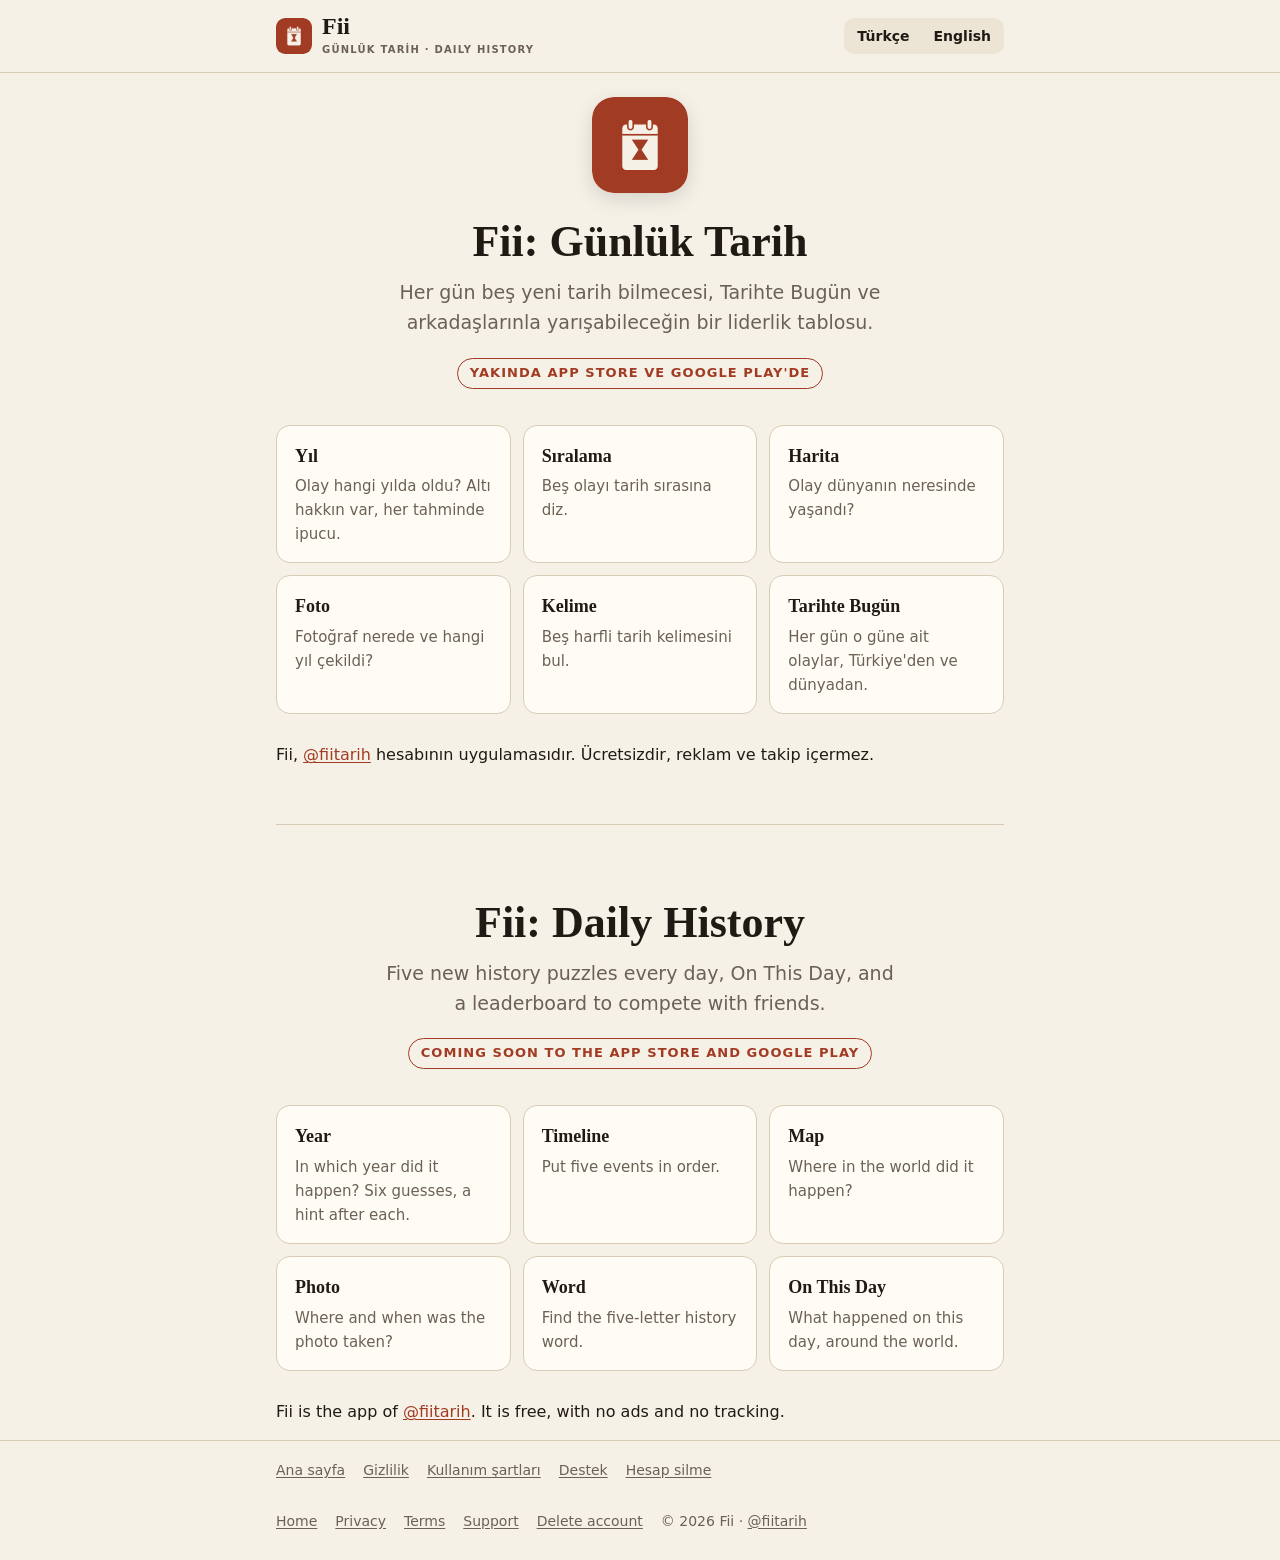
<file: index.html>
<!doctype html>
<html lang="tr">
<head>
<meta charset="utf-8">
<meta name="viewport" content="width=device-width, initial-scale=1">
<title>Fii: Günlük Tarih · Daily History</title>
<meta name="description" content="Her gün yeni tarih bilmeceleri ve Tarihte Bugün. Daily history puzzles and On This Day.">
<link rel="icon" href="favicon.png?v=2">
<link rel="apple-touch-icon" href="icon.png?v=2">
<link rel="stylesheet" href="style.css?v=2">
</head>
<body>
<header class="site"><div class="wrap">
  <a class="brand" href="index.html"><img src="icon.png?v=2" alt=""><span><b>Fii</b><small>GÜNLÜK TARİH · DAILY HISTORY</small></span></a>
  <nav class="langs" aria-label="Dil / Language"><a href="#tr" lang="tr">Türkçe</a><a href="#en" lang="en">English</a></nav>
</div></header>
<main class="wrap">
<section class="lang" id="tr" lang="tr">
  <div class="hero">
    <img src="icon.png?v=2" alt="Fii simgesi">
    <h1>Fii: Günlük Tarih</h1>
    <p class="lead">Her gün beş yeni tarih bilmecesi, Tarihte Bugün ve arkadaşlarınla yarışabileceğin bir liderlik tablosu.</p>
    <span class="soon">Yakında App Store ve Google Play'de</span>
  </div>
  <div class="modes">
    <div class="card"><b>Yıl</b><p>Olay hangi yılda oldu? Altı hakkın var, her tahminde ipucu.</p></div>
    <div class="card"><b>Sıralama</b><p>Beş olayı tarih sırasına diz.</p></div>
    <div class="card"><b>Harita</b><p>Olay dünyanın neresinde yaşandı?</p></div>
    <div class="card"><b>Foto</b><p>Fotoğraf nerede ve hangi yıl çekildi?</p></div>
    <div class="card"><b>Kelime</b><p>Beş harfli tarih kelimesini bul.</p></div>
    <div class="card"><b>Tarihte Bugün</b><p>Her gün o güne ait olaylar, Türkiye'den ve dünyadan.</p></div>
  </div>
  <p>Fii, <a href="https://x.com/fiitarih">@fiitarih</a> hesabının uygulamasıdır. Ücretsizdir, reklam ve takip içermez.</p>
</section>

<section class="lang" id="en" lang="en">
  <div class="hero">
    <h1>Fii: Daily History</h1>
    <p class="lead">Five new history puzzles every day, On This Day, and a leaderboard to compete with friends.</p>
    <span class="soon">Coming soon to the App Store and Google Play</span>
  </div>
  <div class="modes">
    <div class="card"><b>Year</b><p>In which year did it happen? Six guesses, a hint after each.</p></div>
    <div class="card"><b>Timeline</b><p>Put five events in order.</p></div>
    <div class="card"><b>Map</b><p>Where in the world did it happen?</p></div>
    <div class="card"><b>Photo</b><p>Where and when was the photo taken?</p></div>
    <div class="card"><b>Word</b><p>Find the five-letter history word.</p></div>
    <div class="card"><b>On This Day</b><p>What happened on this day, around the world.</p></div>
  </div>
  <p>Fii is the app of <a href="https://x.com/fiitarih">@fiitarih</a>. It is free, with no ads and no tracking.</p>
</section>
</main>
<footer class="site"><div class="wrap">
  <a href="index.html">Ana sayfa</a> <a href="privacy.html">Gizlilik</a> <a href="terms.html">Kullanım şartları</a> <a href="support.html">Destek</a> <a href="delete-account.html">Hesap silme</a>
</div><div class="wrap" lang="en" style="padding-top:0">
  <a href="index.html#en">Home</a> <a href="privacy.html#en">Privacy</a> <a href="terms.html#en">Terms</a> <a href="support.html#en">Support</a> <a href="delete-account.html#en">Delete account</a>
  <span>© 2026 Fii · <a href="https://x.com/fiitarih">@fiitarih</a></span>
</div></footer>
</body>
</html>
</file>
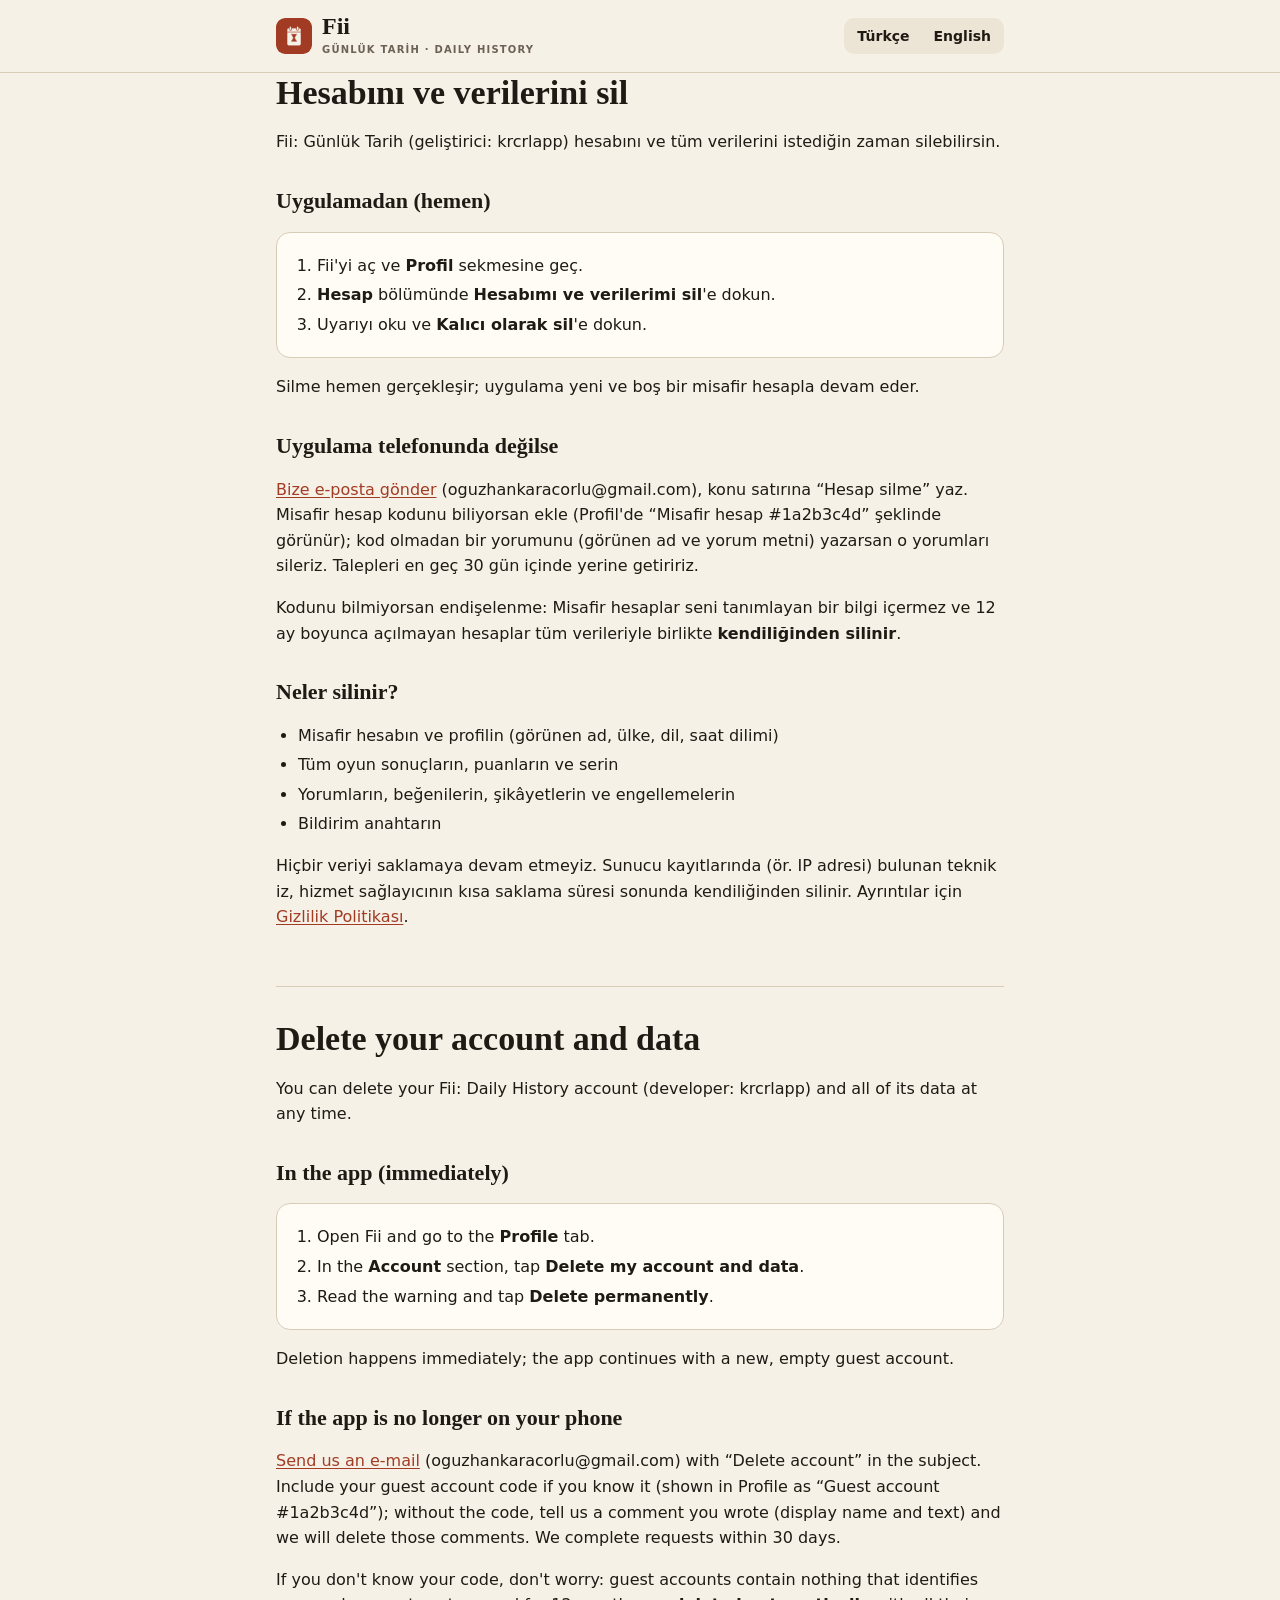
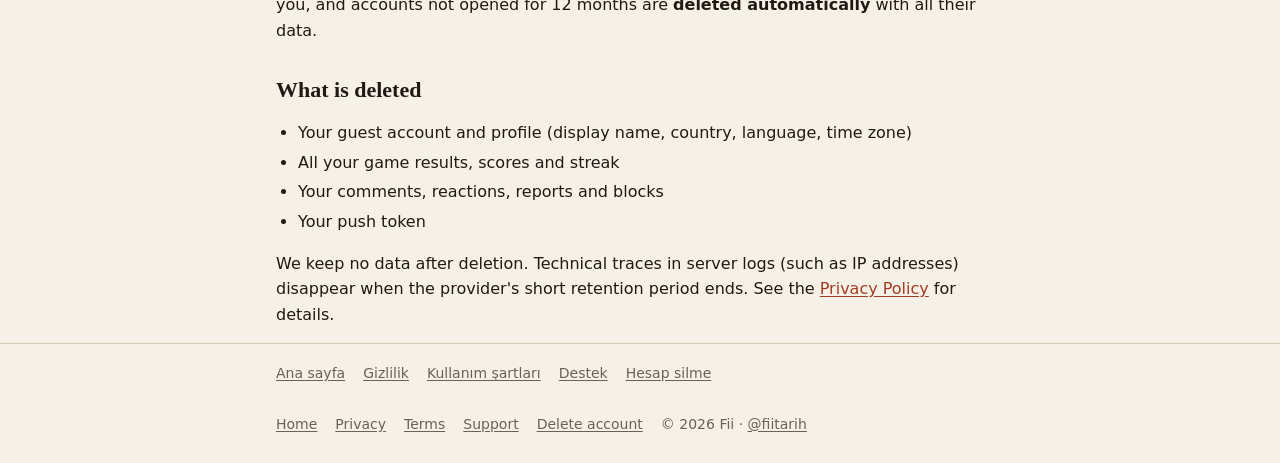
<file: delete-account.html>
<!doctype html>
<html lang="tr">
<head>
<meta charset="utf-8">
<meta name="viewport" content="width=device-width, initial-scale=1">
<title>Hesap Silme · Delete Account · Fii</title>
<meta name="description" content="Fii hesabını ve verilerini silme. How to delete your Fii account and data.">
<link rel="icon" href="favicon.png?v=2">
<link rel="apple-touch-icon" href="icon.png?v=2">
<link rel="stylesheet" href="style.css?v=2">
</head>
<body>
<header class="site"><div class="wrap">
  <a class="brand" href="index.html"><img src="icon.png?v=2" alt=""><span><b>Fii</b><small>GÜNLÜK TARİH · DAILY HISTORY</small></span></a>
  <nav class="langs" aria-label="Dil / Language"><a href="#tr" lang="tr">Türkçe</a><a href="#en" lang="en">English</a></nav>
</div></header>
<main class="wrap">
<section class="lang" id="tr" lang="tr">
<h1>Hesabını ve verilerini sil</h1>
<p>Fii: Günlük Tarih (geliştirici: krcrlapp) hesabını ve tüm verilerini istediğin zaman silebilirsin.</p>

<h2>Uygulamadan (hemen)</h2>
<div class="card"><ol>
  <li>Fii'yi aç ve <b>Profil</b> sekmesine geç.</li>
  <li><b>Hesap</b> bölümünde <b>Hesabımı ve verilerimi sil</b>'e dokun.</li>
  <li>Uyarıyı oku ve <b>Kalıcı olarak sil</b>'e dokun.</li>
</ol></div>
<p>Silme hemen gerçekleşir; uygulama yeni ve boş bir misafir hesapla devam eder.</p>

<h2>Uygulama telefonunda değilse</h2>
<p><a href="mailto:oguzhankaracorlu@gmail.com?subject=Fii%20hesap%20silme%20talebi">Bize e-posta gönder</a> (oguzhankaracorlu@gmail.com), konu satırına “Hesap silme” yaz.
Misafir hesap kodunu biliyorsan ekle (Profil'de “Misafir hesap #1a2b3c4d” şeklinde görünür); kod olmadan bir yorumunu
(görünen ad ve yorum metni) yazarsan o yorumları sileriz. Talepleri en geç 30 gün içinde yerine getiririz.</p>
<p>Kodunu bilmiyorsan endişelenme: Misafir hesaplar seni tanımlayan bir bilgi içermez ve 12 ay boyunca açılmayan
hesaplar tüm verileriyle birlikte <b>kendiliğinden silinir</b>.</p>

<h2>Neler silinir?</h2>
<ul>
  <li>Misafir hesabın ve profilin (görünen ad, ülke, dil, saat dilimi)</li>
  <li>Tüm oyun sonuçların, puanların ve serin</li>
  <li>Yorumların, beğenilerin, şikâyetlerin ve engellemelerin</li>
  <li>Bildirim anahtarın</li>
</ul>
<p>Hiçbir veriyi saklamaya devam etmeyiz. Sunucu kayıtlarında (ör. IP adresi) bulunan teknik iz, hizmet sağlayıcının kısa saklama süresi sonunda kendiliğinden silinir.
Ayrıntılar için <a href="privacy.html">Gizlilik Politikası</a>.</p>
</section>

<section class="lang" id="en" lang="en">
<h1>Delete your account and data</h1>
<p>You can delete your Fii: Daily History account (developer: krcrlapp) and all of its data at any time.</p>

<h2>In the app (immediately)</h2>
<div class="card"><ol>
  <li>Open Fii and go to the <b>Profile</b> tab.</li>
  <li>In the <b>Account</b> section, tap <b>Delete my account and data</b>.</li>
  <li>Read the warning and tap <b>Delete permanently</b>.</li>
</ol></div>
<p>Deletion happens immediately; the app continues with a new, empty guest account.</p>

<h2>If the app is no longer on your phone</h2>
<p><a href="mailto:oguzhankaracorlu@gmail.com?subject=Fii%20account%20deletion%20request">Send us an e-mail</a> (oguzhankaracorlu@gmail.com) with “Delete account” in the subject.
Include your guest account code if you know it (shown in Profile as “Guest account #1a2b3c4d”); without the code, tell us a comment
you wrote (display name and text) and we will delete those comments. We complete requests within 30 days.</p>
<p>If you don't know your code, don't worry: guest accounts contain nothing that identifies you, and accounts not opened for 12 months
are <b>deleted automatically</b> with all their data.</p>

<h2>What is deleted</h2>
<ul>
  <li>Your guest account and profile (display name, country, language, time zone)</li>
  <li>All your game results, scores and streak</li>
  <li>Your comments, reactions, reports and blocks</li>
  <li>Your push token</li>
</ul>
<p>We keep no data after deletion. Technical traces in server logs (such as IP addresses) disappear when the provider's short retention period ends.
See the <a href="privacy.html#en">Privacy Policy</a> for details.</p>
</section>
</main>
<footer class="site"><div class="wrap">
  <a href="index.html">Ana sayfa</a> <a href="privacy.html">Gizlilik</a> <a href="terms.html">Kullanım şartları</a> <a href="support.html">Destek</a> <a href="delete-account.html">Hesap silme</a>
</div><div class="wrap" lang="en" style="padding-top:0">
  <a href="index.html#en">Home</a> <a href="privacy.html#en">Privacy</a> <a href="terms.html#en">Terms</a> <a href="support.html#en">Support</a> <a href="delete-account.html#en">Delete account</a>
  <span>© 2026 Fii · <a href="https://x.com/fiitarih">@fiitarih</a></span>
</div></footer>
</body>
</html>
</file>
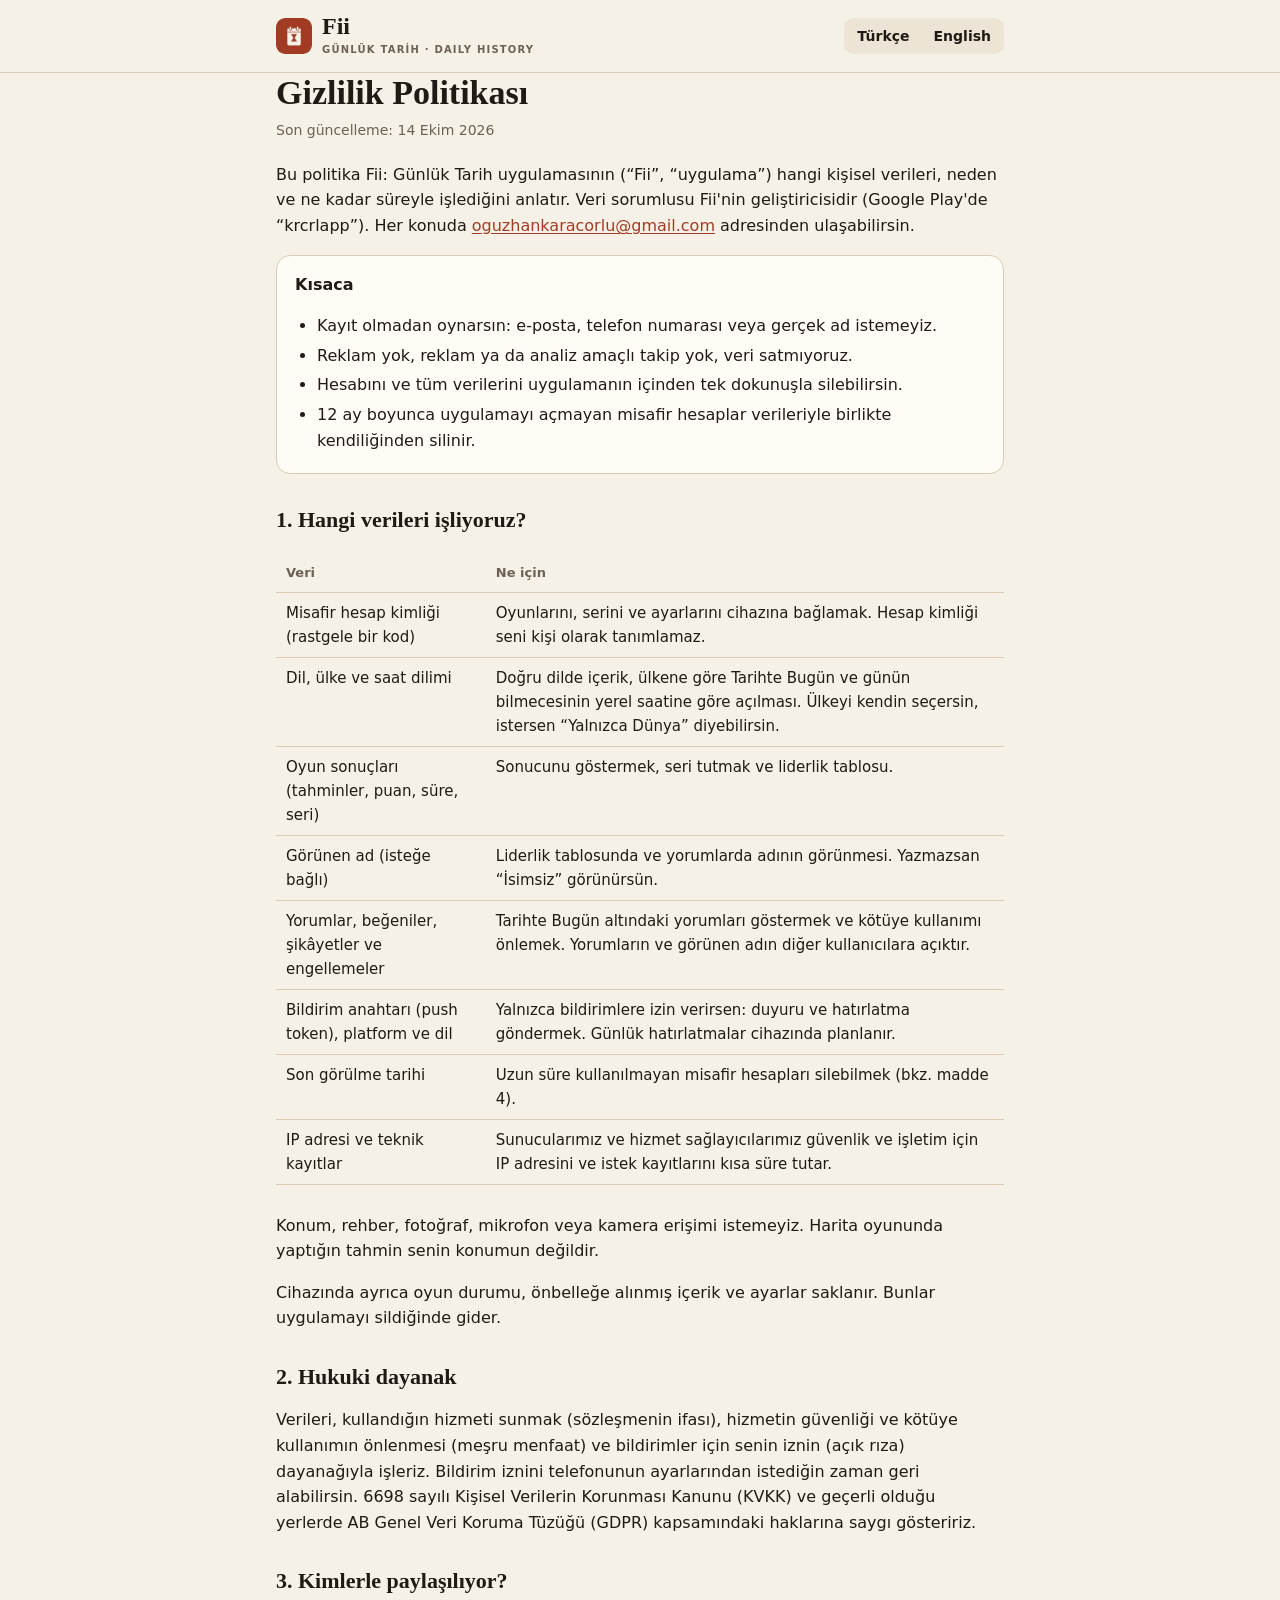
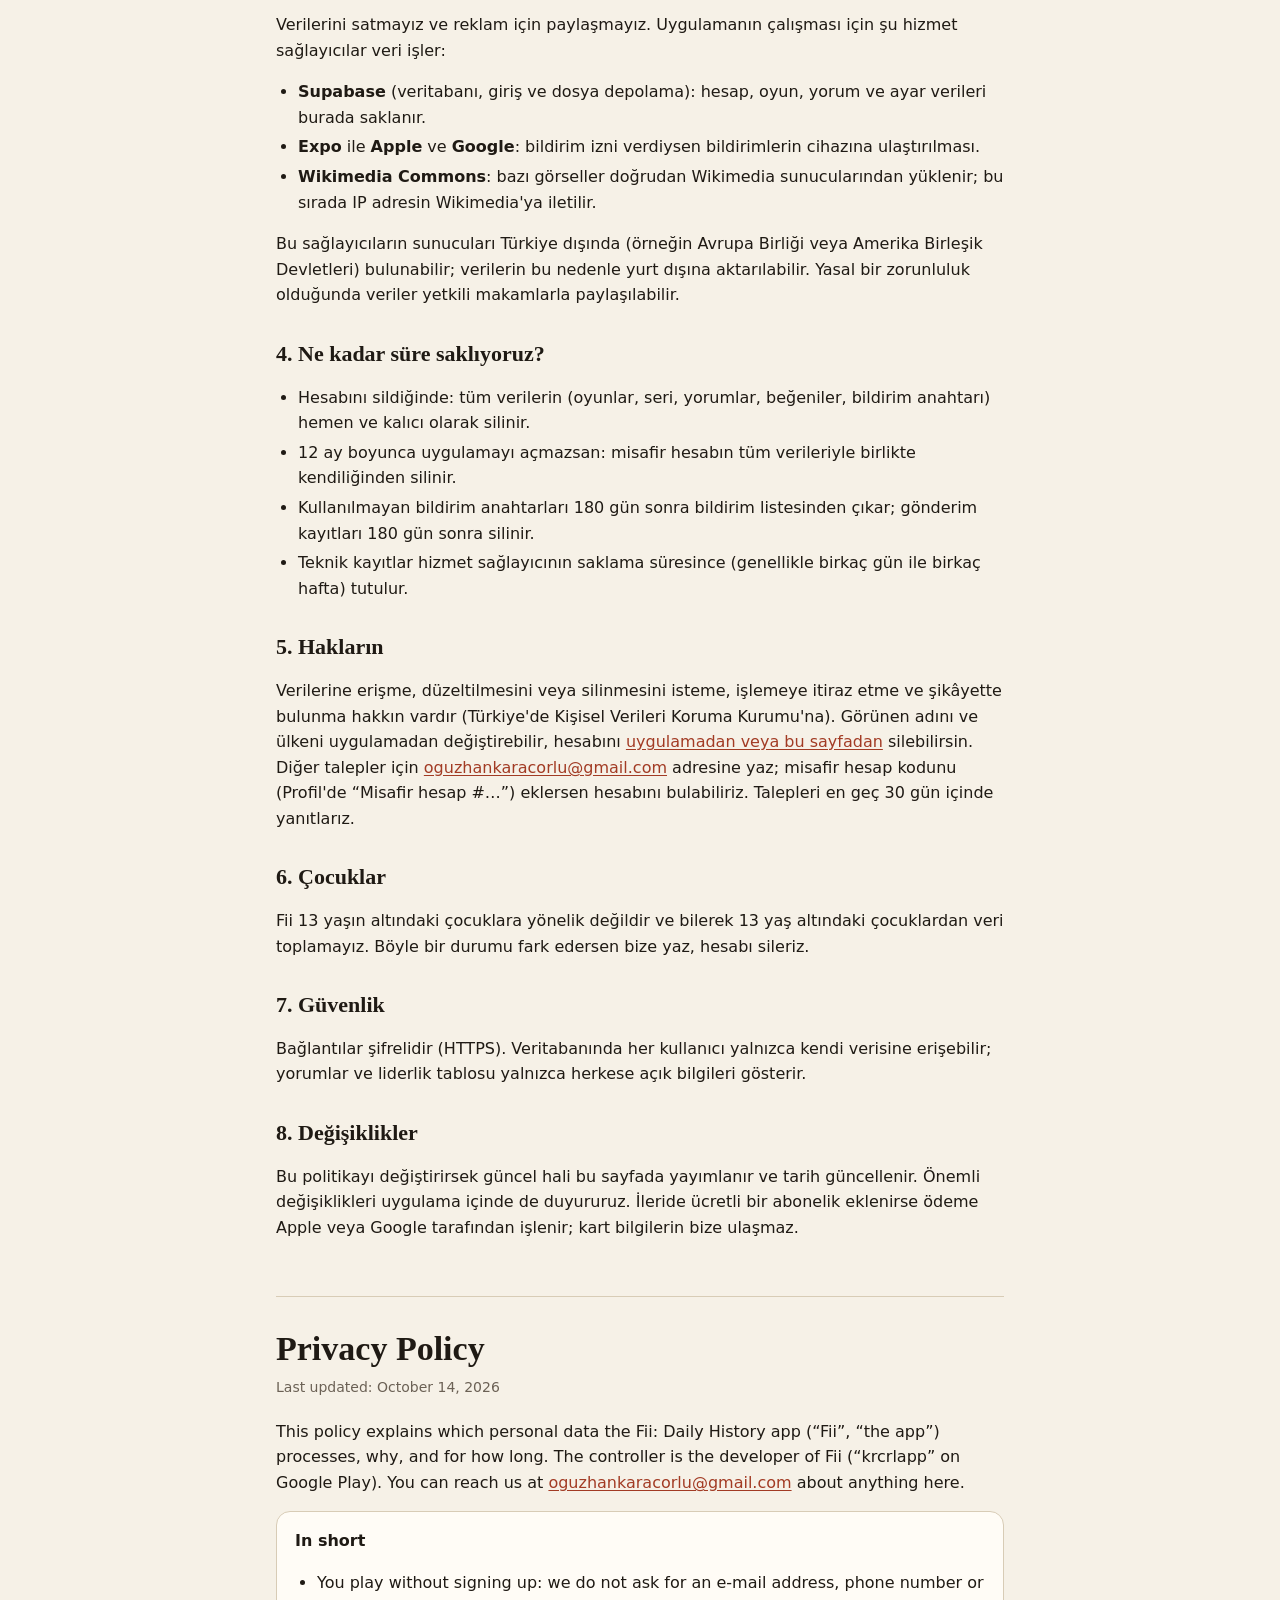
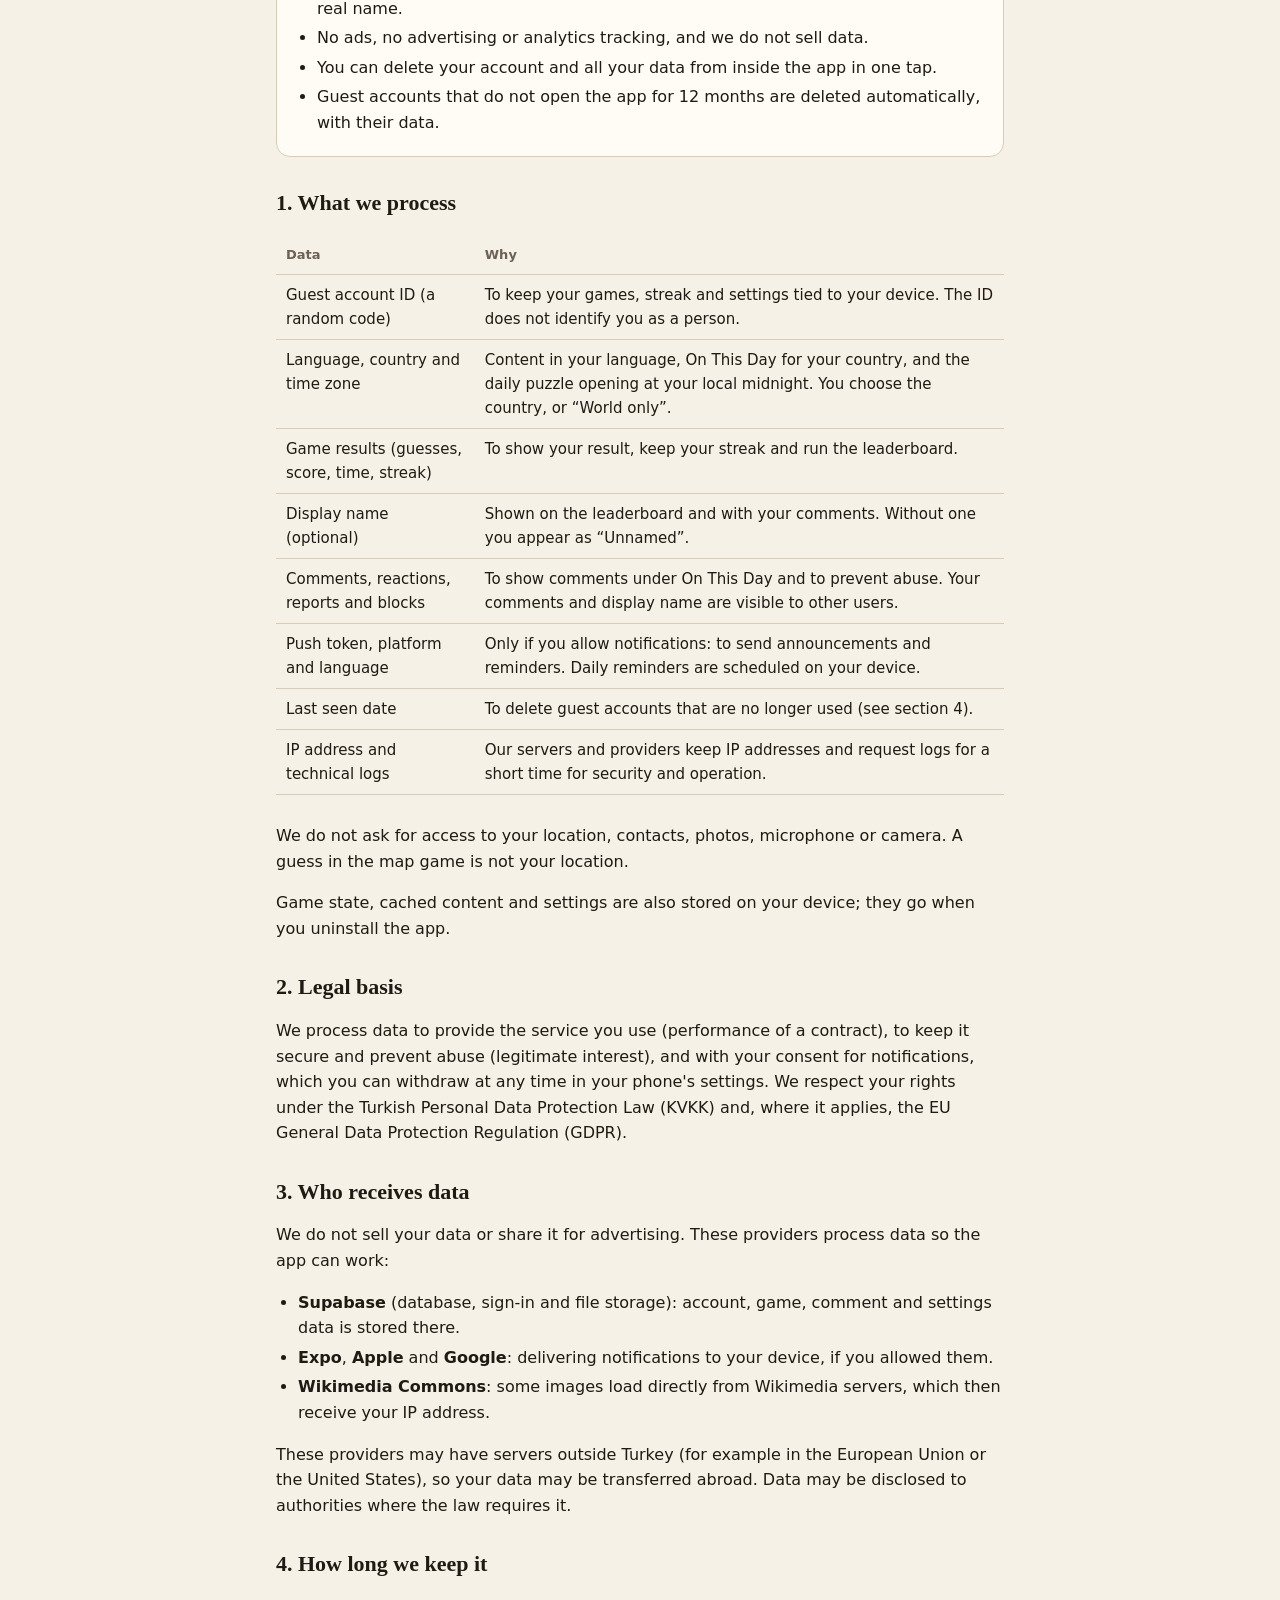
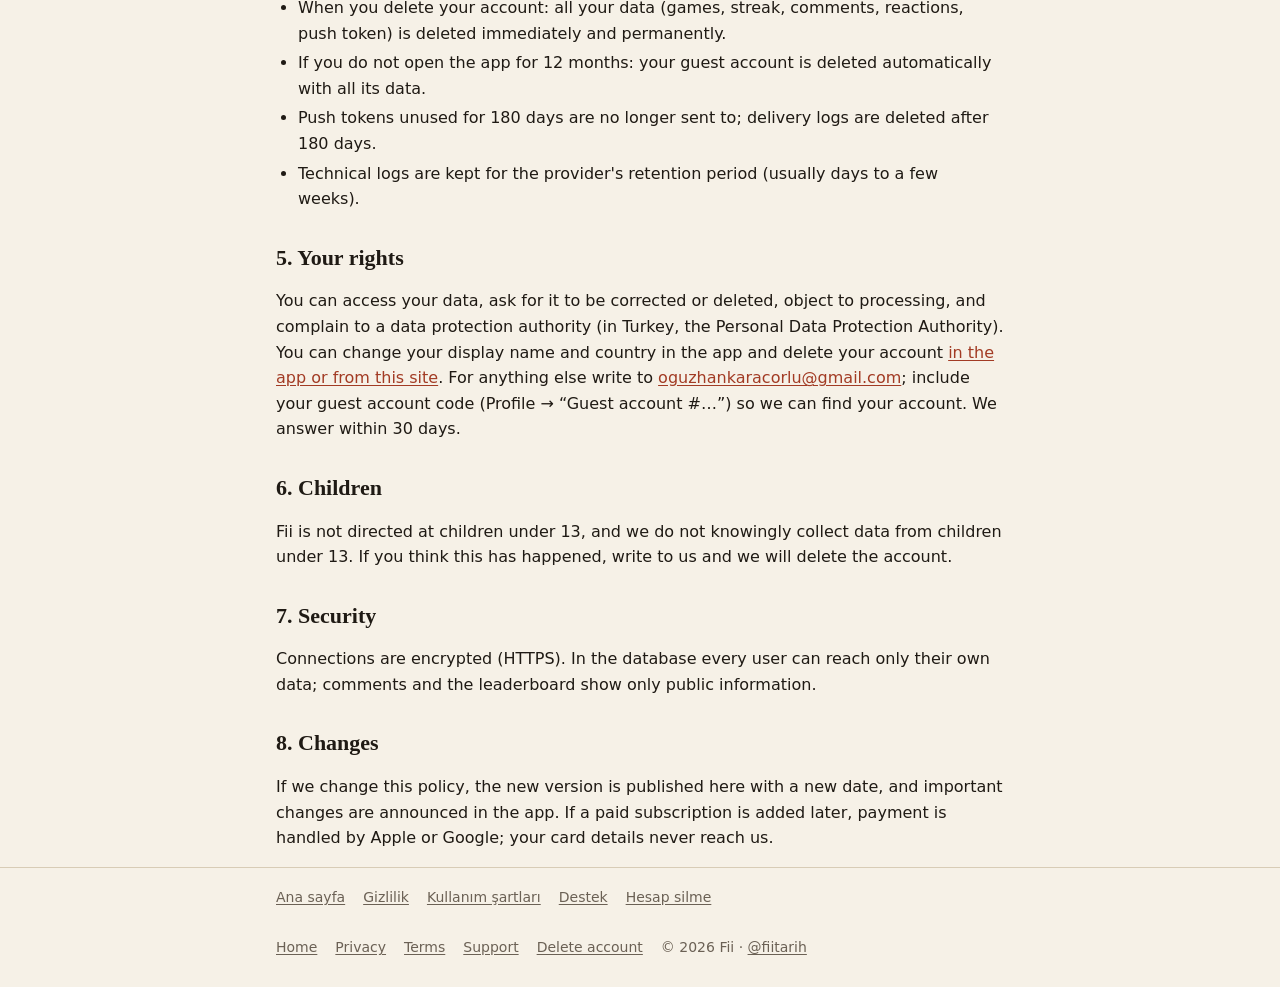
<file: privacy.html>
<!doctype html>
<html lang="tr">
<head>
<meta charset="utf-8">
<meta name="viewport" content="width=device-width, initial-scale=1">
<title>Gizlilik Politikası · Privacy Policy · Fii</title>
<meta name="description" content="Fii uygulamasının hangi verileri neden işlediği. What data the Fii app processes and why.">
<link rel="icon" href="favicon.png?v=2">
<link rel="apple-touch-icon" href="icon.png?v=2">
<link rel="stylesheet" href="style.css?v=2">
</head>
<body>
<header class="site"><div class="wrap">
  <a class="brand" href="index.html"><img src="icon.png?v=2" alt=""><span><b>Fii</b><small>GÜNLÜK TARİH · DAILY HISTORY</small></span></a>
  <nav class="langs" aria-label="Dil / Language"><a href="#tr" lang="tr">Türkçe</a><a href="#en" lang="en">English</a></nav>
</div></header>
<main class="wrap">
<section class="lang" id="tr" lang="tr">
<h1>Gizlilik Politikası</h1>
<p class="meta">Son güncelleme: 14 Ekim 2026</p>

<p>Bu politika Fii: Günlük Tarih uygulamasının (“Fii”, “uygulama”) hangi kişisel verileri, neden ve ne kadar süreyle işlediğini anlatır.
Veri sorumlusu Fii'nin geliştiricisidir (Google Play'de “krcrlapp”). Her konuda <a href="mailto:oguzhankaracorlu@gmail.com?subject=Fii%20gizlilik">oguzhankaracorlu@gmail.com</a> adresinden ulaşabilirsin.</p>

<div class="card">
  <b>Kısaca</b>
  <ul>
    <li>Kayıt olmadan oynarsın: e-posta, telefon numarası veya gerçek ad istemeyiz.</li>
    <li>Reklam yok, reklam ya da analiz amaçlı takip yok, veri satmıyoruz.</li>
    <li>Hesabını ve tüm verilerini uygulamanın içinden tek dokunuşla silebilirsin.</li>
    <li>12 ay boyunca uygulamayı açmayan misafir hesaplar verileriyle birlikte kendiliğinden silinir.</li>
  </ul>
</div>

<h2>1. Hangi verileri işliyoruz?</h2>
<div class="table-scroll"><table>
<tr><th>Veri</th><th>Ne için</th></tr>
<tr><td>Misafir hesap kimliği (rastgele bir kod)</td><td>Oyunlarını, serini ve ayarlarını cihazına bağlamak. Hesap kimliği seni kişi olarak tanımlamaz.</td></tr>
<tr><td>Dil, ülke ve saat dilimi</td><td>Doğru dilde içerik, ülkene göre Tarihte Bugün ve günün bilmecesinin yerel saatine göre açılması. Ülkeyi kendin seçersin, istersen “Yalnızca Dünya” diyebilirsin.</td></tr>
<tr><td>Oyun sonuçları (tahminler, puan, süre, seri)</td><td>Sonucunu göstermek, seri tutmak ve liderlik tablosu.</td></tr>
<tr><td>Görünen ad (isteğe bağlı)</td><td>Liderlik tablosunda ve yorumlarda adının görünmesi. Yazmazsan “İsimsiz” görünürsün.</td></tr>
<tr><td>Yorumlar, beğeniler, şikâyetler ve engellemeler</td><td>Tarihte Bugün altındaki yorumları göstermek ve kötüye kullanımı önlemek. Yorumların ve görünen adın diğer kullanıcılara açıktır.</td></tr>
<tr><td>Bildirim anahtarı (push token), platform ve dil</td><td>Yalnızca bildirimlere izin verirsen: duyuru ve hatırlatma göndermek. Günlük hatırlatmalar cihazında planlanır.</td></tr>
<tr><td>Son görülme tarihi</td><td>Uzun süre kullanılmayan misafir hesapları silebilmek (bkz. madde 4).</td></tr>
<tr><td>IP adresi ve teknik kayıtlar</td><td>Sunucularımız ve hizmet sağlayıcılarımız güvenlik ve işletim için IP adresini ve istek kayıtlarını kısa süre tutar.</td></tr>
</table></div>
<p>Konum, rehber, fotoğraf, mikrofon veya kamera erişimi istemeyiz. Harita oyununda yaptığın tahmin senin konumun değildir.</p>
<p>Cihazında ayrıca oyun durumu, önbelleğe alınmış içerik ve ayarlar saklanır. Bunlar uygulamayı sildiğinde gider.</p>

<h2>2. Hukuki dayanak</h2>
<p>Verileri, kullandığın hizmeti sunmak (sözleşmenin ifası), hizmetin güvenliği ve kötüye kullanımın önlenmesi (meşru menfaat)
ve bildirimler için senin iznin (açık rıza) dayanağıyla işleriz. Bildirim iznini telefonunun ayarlarından istediğin zaman geri alabilirsin.
6698 sayılı Kişisel Verilerin Korunması Kanunu (KVKK) ve geçerli olduğu yerlerde AB Genel Veri Koruma Tüzüğü (GDPR) kapsamındaki haklarına saygı gösteririz.</p>

<h2>3. Kimlerle paylaşılıyor?</h2>
<p>Verilerini satmayız ve reklam için paylaşmayız. Uygulamanın çalışması için şu hizmet sağlayıcılar veri işler:</p>
<ul>
  <li><b>Supabase</b> (veritabanı, giriş ve dosya depolama): hesap, oyun, yorum ve ayar verileri burada saklanır.</li>
  <li><b>Expo</b> ile <b>Apple</b> ve <b>Google</b>: bildirim izni verdiysen bildirimlerin cihazına ulaştırılması.</li>
  <li><b>Wikimedia Commons</b>: bazı görseller doğrudan Wikimedia sunucularından yüklenir; bu sırada IP adresin Wikimedia'ya iletilir.</li>
</ul>
<p>Bu sağlayıcıların sunucuları Türkiye dışında (örneğin Avrupa Birliği veya Amerika Birleşik Devletleri) bulunabilir; verilerin bu nedenle yurt dışına aktarılabilir.
Yasal bir zorunluluk olduğunda veriler yetkili makamlarla paylaşılabilir.</p>

<h2>4. Ne kadar süre saklıyoruz?</h2>
<ul>
  <li>Hesabını sildiğinde: tüm verilerin (oyunlar, seri, yorumlar, beğeniler, bildirim anahtarı) hemen ve kalıcı olarak silinir.</li>
  <li>12 ay boyunca uygulamayı açmazsan: misafir hesabın tüm verileriyle birlikte kendiliğinden silinir.</li>
  <li>Kullanılmayan bildirim anahtarları 180 gün sonra bildirim listesinden çıkar; gönderim kayıtları 180 gün sonra silinir.</li>
  <li>Teknik kayıtlar hizmet sağlayıcının saklama süresince (genellikle birkaç gün ile birkaç hafta) tutulur.</li>
</ul>

<h2>5. Hakların</h2>
<p>Verilerine erişme, düzeltilmesini veya silinmesini isteme, işlemeye itiraz etme ve şikâyette bulunma hakkın vardır
(Türkiye'de Kişisel Verileri Koruma Kurumu'na). Görünen adını ve ülkeni uygulamadan değiştirebilir, hesabını
<a href="delete-account.html">uygulamadan veya bu sayfadan</a> silebilirsin. Diğer talepler için <a href="mailto:oguzhankaracorlu@gmail.com?subject=Fii%20veri%20talebi">oguzhankaracorlu@gmail.com</a> adresine yaz;
misafir hesap kodunu (Profil'de “Misafir hesap #…”) eklersen hesabını bulabiliriz. Talepleri en geç 30 gün içinde yanıtlarız.</p>

<h2>6. Çocuklar</h2>
<p>Fii 13 yaşın altındaki çocuklara yönelik değildir ve bilerek 13 yaş altındaki çocuklardan veri toplamayız.
Böyle bir durumu fark edersen bize yaz, hesabı sileriz.</p>

<h2>7. Güvenlik</h2>
<p>Bağlantılar şifrelidir (HTTPS). Veritabanında her kullanıcı yalnızca kendi verisine erişebilir; yorumlar ve liderlik tablosu yalnızca herkese açık bilgileri gösterir.</p>

<h2>8. Değişiklikler</h2>
<p>Bu politikayı değiştirirsek güncel hali bu sayfada yayımlanır ve tarih güncellenir. Önemli değişiklikleri uygulama içinde de duyururuz.
İleride ücretli bir abonelik eklenirse ödeme Apple veya Google tarafından işlenir; kart bilgilerin bize ulaşmaz.</p>
</section>

<section class="lang" id="en" lang="en">
<h1>Privacy Policy</h1>
<p class="meta">Last updated: October 14, 2026</p>

<p>This policy explains which personal data the Fii: Daily History app (“Fii”, “the app”) processes, why, and for how long.
The controller is the developer of Fii (“krcrlapp” on Google Play). You can reach us at <a href="mailto:oguzhankaracorlu@gmail.com?subject=Fii%20privacy">oguzhankaracorlu@gmail.com</a> about anything here.</p>

<div class="card">
  <b>In short</b>
  <ul>
    <li>You play without signing up: we do not ask for an e-mail address, phone number or real name.</li>
    <li>No ads, no advertising or analytics tracking, and we do not sell data.</li>
    <li>You can delete your account and all your data from inside the app in one tap.</li>
    <li>Guest accounts that do not open the app for 12 months are deleted automatically, with their data.</li>
  </ul>
</div>

<h2>1. What we process</h2>
<div class="table-scroll"><table>
<tr><th>Data</th><th>Why</th></tr>
<tr><td>Guest account ID (a random code)</td><td>To keep your games, streak and settings tied to your device. The ID does not identify you as a person.</td></tr>
<tr><td>Language, country and time zone</td><td>Content in your language, On This Day for your country, and the daily puzzle opening at your local midnight. You choose the country, or “World only”.</td></tr>
<tr><td>Game results (guesses, score, time, streak)</td><td>To show your result, keep your streak and run the leaderboard.</td></tr>
<tr><td>Display name (optional)</td><td>Shown on the leaderboard and with your comments. Without one you appear as “Unnamed”.</td></tr>
<tr><td>Comments, reactions, reports and blocks</td><td>To show comments under On This Day and to prevent abuse. Your comments and display name are visible to other users.</td></tr>
<tr><td>Push token, platform and language</td><td>Only if you allow notifications: to send announcements and reminders. Daily reminders are scheduled on your device.</td></tr>
<tr><td>Last seen date</td><td>To delete guest accounts that are no longer used (see section 4).</td></tr>
<tr><td>IP address and technical logs</td><td>Our servers and providers keep IP addresses and request logs for a short time for security and operation.</td></tr>
</table></div>
<p>We do not ask for access to your location, contacts, photos, microphone or camera. A guess in the map game is not your location.</p>
<p>Game state, cached content and settings are also stored on your device; they go when you uninstall the app.</p>

<h2>2. Legal basis</h2>
<p>We process data to provide the service you use (performance of a contract), to keep it secure and prevent abuse (legitimate interest),
and with your consent for notifications, which you can withdraw at any time in your phone's settings. We respect your rights under the
Turkish Personal Data Protection Law (KVKK) and, where it applies, the EU General Data Protection Regulation (GDPR).</p>

<h2>3. Who receives data</h2>
<p>We do not sell your data or share it for advertising. These providers process data so the app can work:</p>
<ul>
  <li><b>Supabase</b> (database, sign-in and file storage): account, game, comment and settings data is stored there.</li>
  <li><b>Expo</b>, <b>Apple</b> and <b>Google</b>: delivering notifications to your device, if you allowed them.</li>
  <li><b>Wikimedia Commons</b>: some images load directly from Wikimedia servers, which then receive your IP address.</li>
</ul>
<p>These providers may have servers outside Turkey (for example in the European Union or the United States), so your data may be transferred abroad.
Data may be disclosed to authorities where the law requires it.</p>

<h2>4. How long we keep it</h2>
<ul>
  <li>When you delete your account: all your data (games, streak, comments, reactions, push token) is deleted immediately and permanently.</li>
  <li>If you do not open the app for 12 months: your guest account is deleted automatically with all its data.</li>
  <li>Push tokens unused for 180 days are no longer sent to; delivery logs are deleted after 180 days.</li>
  <li>Technical logs are kept for the provider's retention period (usually days to a few weeks).</li>
</ul>

<h2>5. Your rights</h2>
<p>You can access your data, ask for it to be corrected or deleted, object to processing, and complain to a data protection authority
(in Turkey, the Personal Data Protection Authority). You can change your display name and country in the app and delete your account
<a href="delete-account.html#en">in the app or from this site</a>. For anything else write to <a href="mailto:oguzhankaracorlu@gmail.com?subject=Fii%20data%20request">oguzhankaracorlu@gmail.com</a>;
include your guest account code (Profile → “Guest account #…”) so we can find your account. We answer within 30 days.</p>

<h2>6. Children</h2>
<p>Fii is not directed at children under 13, and we do not knowingly collect data from children under 13.
If you think this has happened, write to us and we will delete the account.</p>

<h2>7. Security</h2>
<p>Connections are encrypted (HTTPS). In the database every user can reach only their own data; comments and the leaderboard show only public information.</p>

<h2>8. Changes</h2>
<p>If we change this policy, the new version is published here with a new date, and important changes are announced in the app.
If a paid subscription is added later, payment is handled by Apple or Google; your card details never reach us.</p>
</section>
</main>
<footer class="site"><div class="wrap">
  <a href="index.html">Ana sayfa</a> <a href="privacy.html">Gizlilik</a> <a href="terms.html">Kullanım şartları</a> <a href="support.html">Destek</a> <a href="delete-account.html">Hesap silme</a>
</div><div class="wrap" lang="en" style="padding-top:0">
  <a href="index.html#en">Home</a> <a href="privacy.html#en">Privacy</a> <a href="terms.html#en">Terms</a> <a href="support.html#en">Support</a> <a href="delete-account.html#en">Delete account</a>
  <span>© 2026 Fii · <a href="https://x.com/fiitarih">@fiitarih</a></span>
</div></footer>
</body>
</html>
</file>
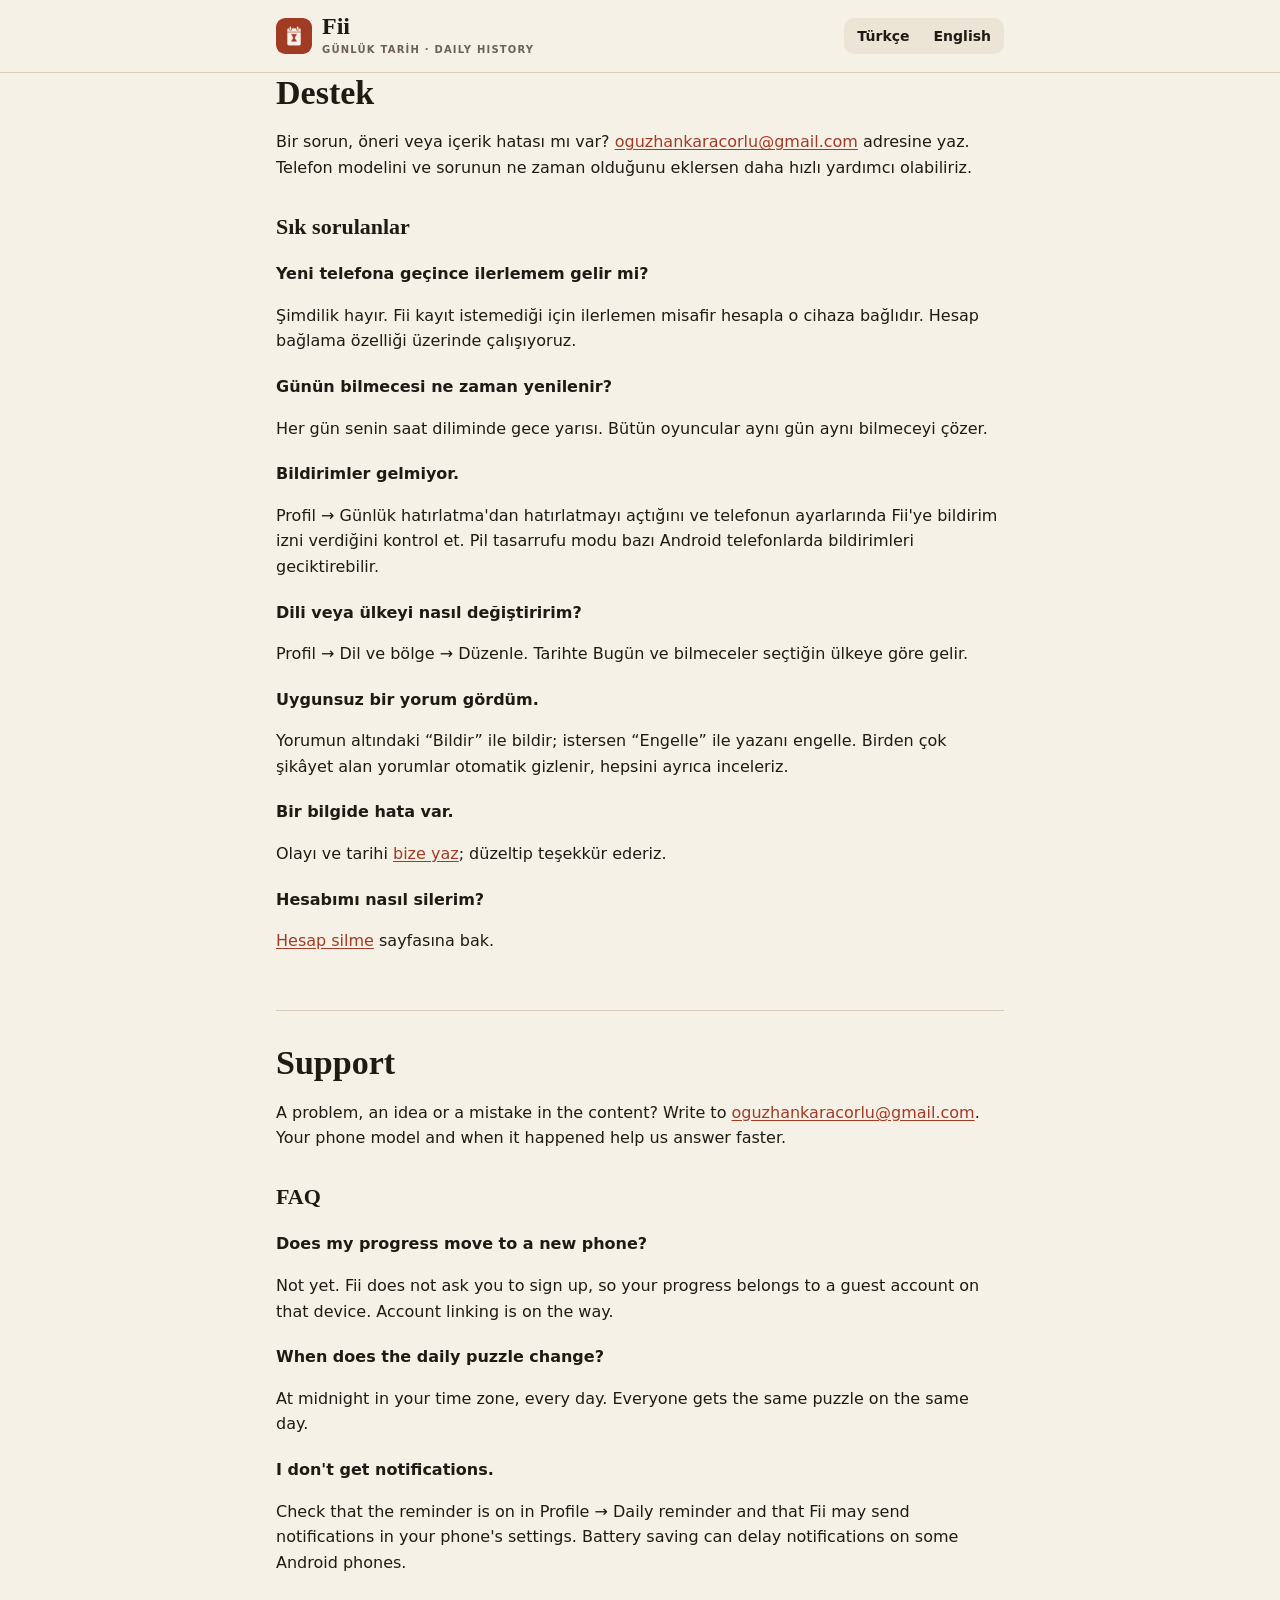
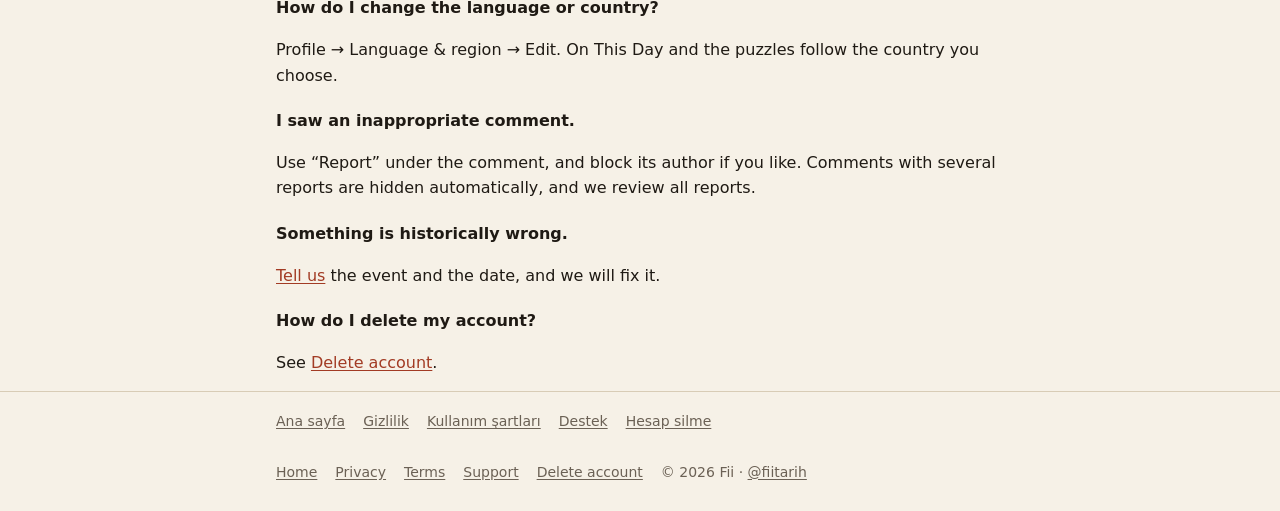
<file: support.html>
<!doctype html>
<html lang="tr">
<head>
<meta charset="utf-8">
<meta name="viewport" content="width=device-width, initial-scale=1">
<title>Destek · Support · Fii</title>
<meta name="description" content="Fii için yardım ve iletişim. Help and contact for Fii.">
<link rel="icon" href="favicon.png?v=2">
<link rel="apple-touch-icon" href="icon.png?v=2">
<link rel="stylesheet" href="style.css?v=2">
</head>
<body>
<header class="site"><div class="wrap">
  <a class="brand" href="index.html"><img src="icon.png?v=2" alt=""><span><b>Fii</b><small>GÜNLÜK TARİH · DAILY HISTORY</small></span></a>
  <nav class="langs" aria-label="Dil / Language"><a href="#tr" lang="tr">Türkçe</a><a href="#en" lang="en">English</a></nav>
</div></header>
<main class="wrap">
<section class="lang" id="tr" lang="tr">
<h1>Destek</h1>
<p>Bir sorun, öneri veya içerik hatası mı var? <a href="mailto:oguzhankaracorlu@gmail.com?subject=Fii%20destek">oguzhankaracorlu@gmail.com</a> adresine yaz. Telefon modelini ve sorunun ne zaman olduğunu eklersen daha hızlı yardımcı olabiliriz.</p>

<h2>Sık sorulanlar</h2>
<h3>Yeni telefona geçince ilerlemem gelir mi?</h3>
<p>Şimdilik hayır. Fii kayıt istemediği için ilerlemen misafir hesapla o cihaza bağlıdır. Hesap bağlama özelliği üzerinde çalışıyoruz.</p>
<h3>Günün bilmecesi ne zaman yenilenir?</h3>
<p>Her gün senin saat diliminde gece yarısı. Bütün oyuncular aynı gün aynı bilmeceyi çözer.</p>
<h3>Bildirimler gelmiyor.</h3>
<p>Profil → Günlük hatırlatma'dan hatırlatmayı açtığını ve telefonun ayarlarında Fii'ye bildirim izni verdiğini kontrol et.
Pil tasarrufu modu bazı Android telefonlarda bildirimleri geciktirebilir.</p>
<h3>Dili veya ülkeyi nasıl değiştiririm?</h3>
<p>Profil → Dil ve bölge → Düzenle. Tarihte Bugün ve bilmeceler seçtiğin ülkeye göre gelir.</p>
<h3>Uygunsuz bir yorum gördüm.</h3>
<p>Yorumun altındaki “Bildir” ile bildir; istersen “Engelle” ile yazanı engelle. Birden çok şikâyet alan yorumlar otomatik gizlenir, hepsini ayrıca inceleriz.</p>
<h3>Bir bilgide hata var.</h3>
<p>Olayı ve tarihi <a href="mailto:oguzhankaracorlu@gmail.com?subject=Fii%20i%C3%A7erik%20hatas%C4%B1">bize yaz</a>; düzeltip teşekkür ederiz.</p>
<h3>Hesabımı nasıl silerim?</h3>
<p><a href="delete-account.html">Hesap silme</a> sayfasına bak.</p>
</section>

<section class="lang" id="en" lang="en">
<h1>Support</h1>
<p>A problem, an idea or a mistake in the content? Write to <a href="mailto:oguzhankaracorlu@gmail.com?subject=Fii%20support">oguzhankaracorlu@gmail.com</a>. Your phone model and when it happened help us answer faster.</p>

<h2>FAQ</h2>
<h3>Does my progress move to a new phone?</h3>
<p>Not yet. Fii does not ask you to sign up, so your progress belongs to a guest account on that device. Account linking is on the way.</p>
<h3>When does the daily puzzle change?</h3>
<p>At midnight in your time zone, every day. Everyone gets the same puzzle on the same day.</p>
<h3>I don't get notifications.</h3>
<p>Check that the reminder is on in Profile → Daily reminder and that Fii may send notifications in your phone's settings.
Battery saving can delay notifications on some Android phones.</p>
<h3>How do I change the language or country?</h3>
<p>Profile → Language &amp; region → Edit. On This Day and the puzzles follow the country you choose.</p>
<h3>I saw an inappropriate comment.</h3>
<p>Use “Report” under the comment, and block its author if you like. Comments with several reports are hidden automatically, and we review all reports.</p>
<h3>Something is historically wrong.</h3>
<p><a href="mailto:oguzhankaracorlu@gmail.com?subject=Fii%20content%20error">Tell us</a> the event and the date, and we will fix it.</p>
<h3>How do I delete my account?</h3>
<p>See <a href="delete-account.html#en">Delete account</a>.</p>
</section>
</main>
<footer class="site"><div class="wrap">
  <a href="index.html">Ana sayfa</a> <a href="privacy.html">Gizlilik</a> <a href="terms.html">Kullanım şartları</a> <a href="support.html">Destek</a> <a href="delete-account.html">Hesap silme</a>
</div><div class="wrap" lang="en" style="padding-top:0">
  <a href="index.html#en">Home</a> <a href="privacy.html#en">Privacy</a> <a href="terms.html#en">Terms</a> <a href="support.html#en">Support</a> <a href="delete-account.html#en">Delete account</a>
  <span>© 2026 Fii · <a href="https://x.com/fiitarih">@fiitarih</a></span>
</div></footer>
</body>
</html>
</file>
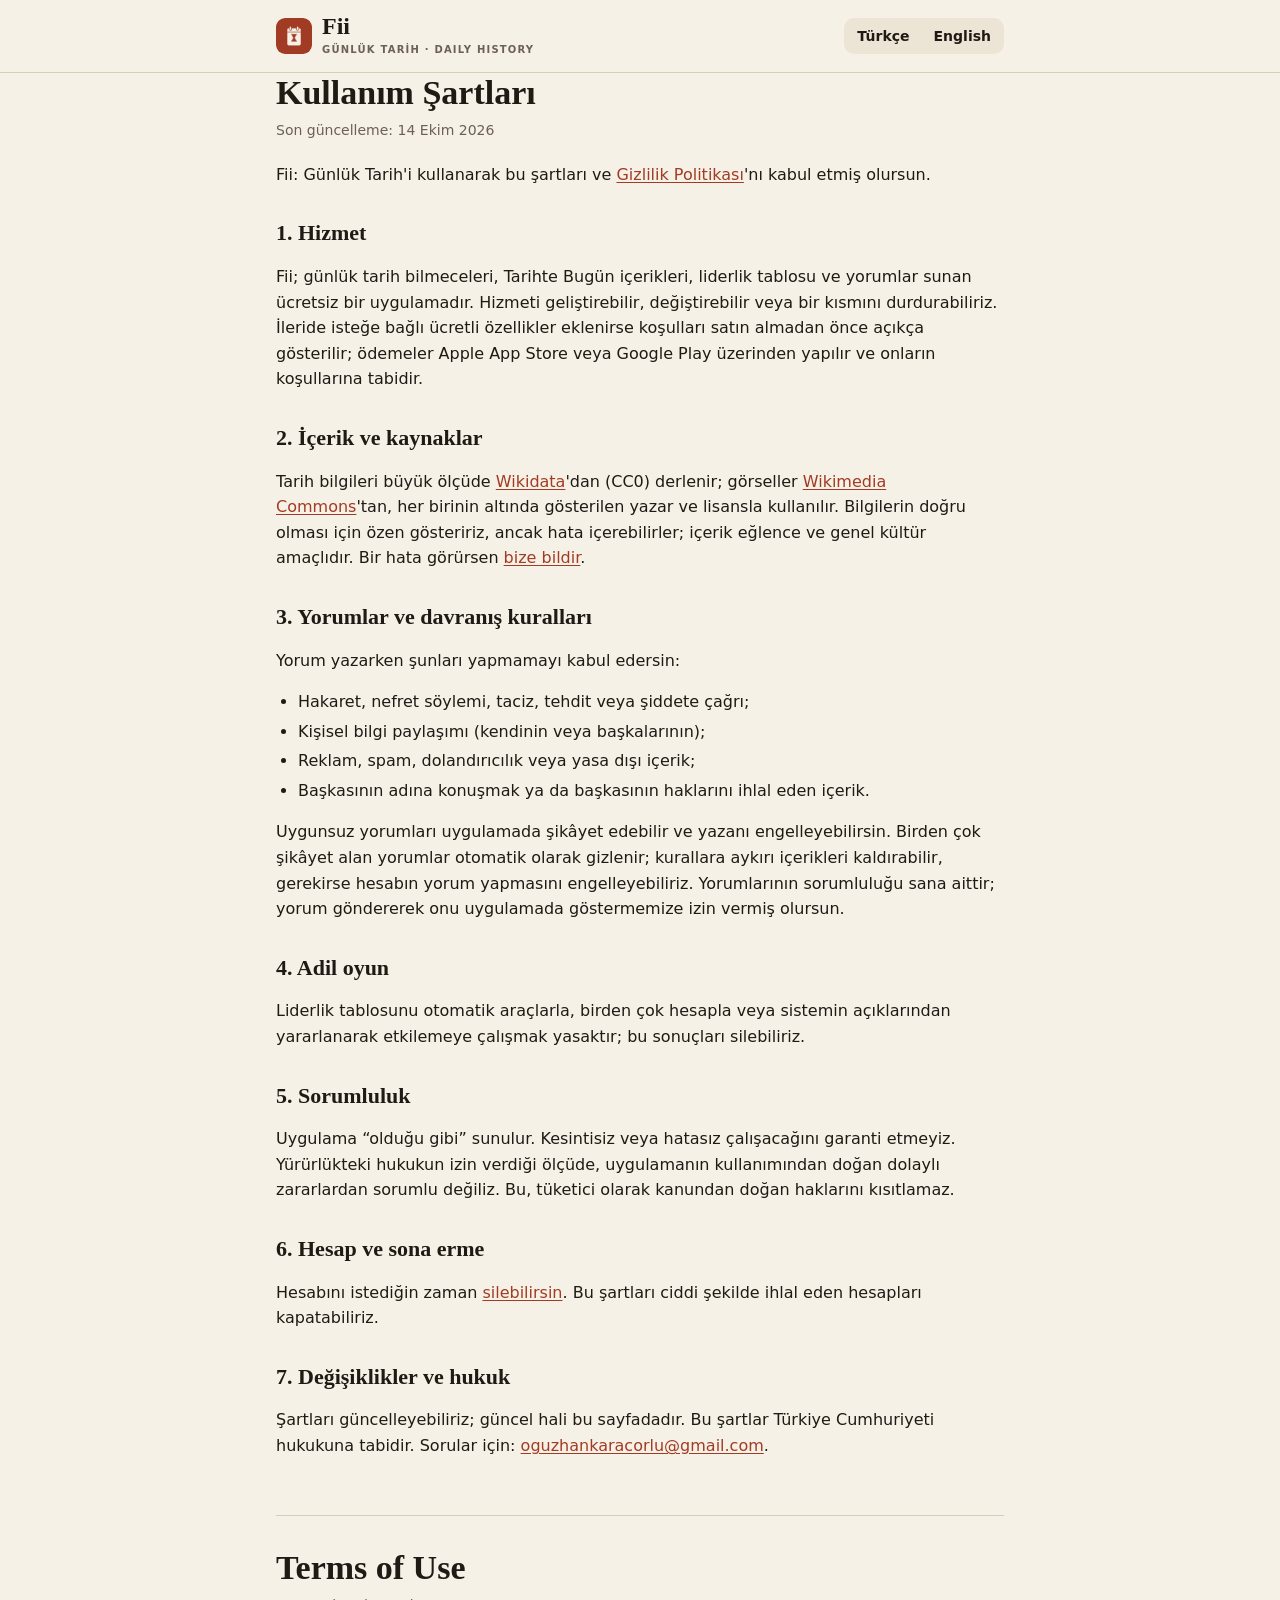
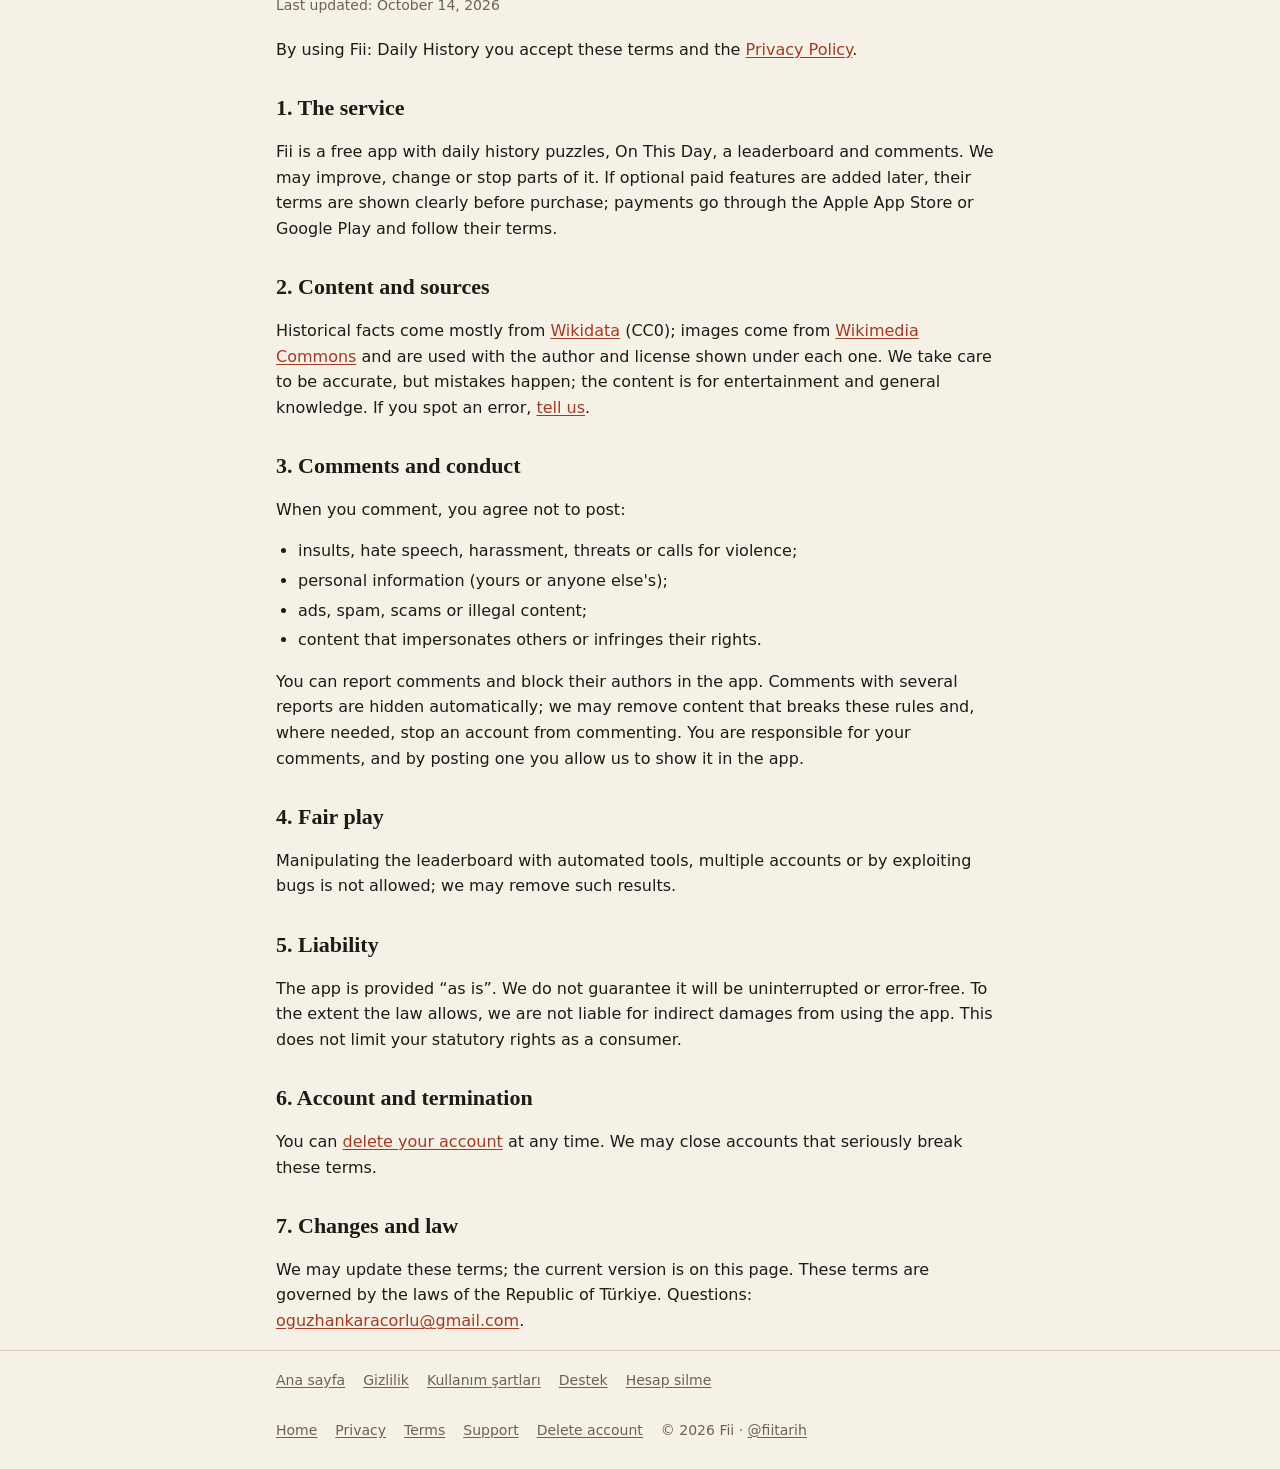
<file: terms.html>
<!doctype html>
<html lang="tr">
<head>
<meta charset="utf-8">
<meta name="viewport" content="width=device-width, initial-scale=1">
<title>Kullanım Şartları · Terms of Use · Fii</title>
<meta name="description" content="Fii uygulamasının kullanım şartları. Terms of use for the Fii app.">
<link rel="icon" href="favicon.png?v=2">
<link rel="apple-touch-icon" href="icon.png?v=2">
<link rel="stylesheet" href="style.css?v=2">
</head>
<body>
<header class="site"><div class="wrap">
  <a class="brand" href="index.html"><img src="icon.png?v=2" alt=""><span><b>Fii</b><small>GÜNLÜK TARİH · DAILY HISTORY</small></span></a>
  <nav class="langs" aria-label="Dil / Language"><a href="#tr" lang="tr">Türkçe</a><a href="#en" lang="en">English</a></nav>
</div></header>
<main class="wrap">
<section class="lang" id="tr" lang="tr">
<h1>Kullanım Şartları</h1>
<p class="meta">Son güncelleme: 14 Ekim 2026</p>

<p>Fii: Günlük Tarih'i kullanarak bu şartları ve <a href="privacy.html">Gizlilik Politikası</a>'nı kabul etmiş olursun.</p>

<h2>1. Hizmet</h2>
<p>Fii; günlük tarih bilmeceleri, Tarihte Bugün içerikleri, liderlik tablosu ve yorumlar sunan ücretsiz bir uygulamadır.
Hizmeti geliştirebilir, değiştirebilir veya bir kısmını durdurabiliriz. İleride isteğe bağlı ücretli özellikler eklenirse koşulları satın almadan önce açıkça gösterilir;
ödemeler Apple App Store veya Google Play üzerinden yapılır ve onların koşullarına tabidir.</p>

<h2>2. İçerik ve kaynaklar</h2>
<p>Tarih bilgileri büyük ölçüde <a href="https://www.wikidata.org">Wikidata</a>'dan (CC0) derlenir; görseller <a href="https://commons.wikimedia.org">Wikimedia Commons</a>'tan,
her birinin altında gösterilen yazar ve lisansla kullanılır. Bilgilerin doğru olması için özen gösteririz, ancak hata içerebilirler;
içerik eğlence ve genel kültür amaçlıdır. Bir hata görürsen <a href="support.html">bize bildir</a>.</p>

<h2>3. Yorumlar ve davranış kuralları</h2>
<p>Yorum yazarken şunları yapmamayı kabul edersin:</p>
<ul>
  <li>Hakaret, nefret söylemi, taciz, tehdit veya şiddete çağrı;</li>
  <li>Kişisel bilgi paylaşımı (kendinin veya başkalarının);</li>
  <li>Reklam, spam, dolandırıcılık veya yasa dışı içerik;</li>
  <li>Başkasının adına konuşmak ya da başkasının haklarını ihlal eden içerik.</li>
</ul>
<p>Uygunsuz yorumları uygulamada şikâyet edebilir ve yazanı engelleyebilirsin. Birden çok şikâyet alan yorumlar otomatik olarak gizlenir;
kurallara aykırı içerikleri kaldırabilir, gerekirse hesabın yorum yapmasını engelleyebiliriz. Yorumlarının sorumluluğu sana aittir;
yorum göndererek onu uygulamada göstermemize izin vermiş olursun.</p>

<h2>4. Adil oyun</h2>
<p>Liderlik tablosunu otomatik araçlarla, birden çok hesapla veya sistemin açıklarından yararlanarak etkilemeye çalışmak yasaktır; bu sonuçları silebiliriz.</p>

<h2>5. Sorumluluk</h2>
<p>Uygulama “olduğu gibi” sunulur. Kesintisiz veya hatasız çalışacağını garanti etmeyiz. Yürürlükteki hukukun izin verdiği ölçüde,
uygulamanın kullanımından doğan dolaylı zararlardan sorumlu değiliz. Bu, tüketici olarak kanundan doğan haklarını kısıtlamaz.</p>

<h2>6. Hesap ve sona erme</h2>
<p>Hesabını istediğin zaman <a href="delete-account.html">silebilirsin</a>. Bu şartları ciddi şekilde ihlal eden hesapları kapatabiliriz.</p>

<h2>7. Değişiklikler ve hukuk</h2>
<p>Şartları güncelleyebiliriz; güncel hali bu sayfadadır. Bu şartlar Türkiye Cumhuriyeti hukukuna tabidir.
Sorular için: <a href="mailto:oguzhankaracorlu@gmail.com?subject=Fii%20kullan%C4%B1m%20%C5%9Fartlar%C4%B1">oguzhankaracorlu@gmail.com</a>.</p>
</section>

<section class="lang" id="en" lang="en">
<h1>Terms of Use</h1>
<p class="meta">Last updated: October 14, 2026</p>

<p>By using Fii: Daily History you accept these terms and the <a href="privacy.html#en">Privacy Policy</a>.</p>

<h2>1. The service</h2>
<p>Fii is a free app with daily history puzzles, On This Day, a leaderboard and comments. We may improve, change or stop parts of it.
If optional paid features are added later, their terms are shown clearly before purchase; payments go through the Apple App Store or Google Play and follow their terms.</p>

<h2>2. Content and sources</h2>
<p>Historical facts come mostly from <a href="https://www.wikidata.org">Wikidata</a> (CC0); images come from <a href="https://commons.wikimedia.org">Wikimedia Commons</a>
and are used with the author and license shown under each one. We take care to be accurate, but mistakes happen; the content is for entertainment
and general knowledge. If you spot an error, <a href="support.html#en">tell us</a>.</p>

<h2>3. Comments and conduct</h2>
<p>When you comment, you agree not to post:</p>
<ul>
  <li>insults, hate speech, harassment, threats or calls for violence;</li>
  <li>personal information (yours or anyone else's);</li>
  <li>ads, spam, scams or illegal content;</li>
  <li>content that impersonates others or infringes their rights.</li>
</ul>
<p>You can report comments and block their authors in the app. Comments with several reports are hidden automatically; we may remove content that breaks
these rules and, where needed, stop an account from commenting. You are responsible for your comments, and by posting one you allow us to show it in the app.</p>

<h2>4. Fair play</h2>
<p>Manipulating the leaderboard with automated tools, multiple accounts or by exploiting bugs is not allowed; we may remove such results.</p>

<h2>5. Liability</h2>
<p>The app is provided “as is”. We do not guarantee it will be uninterrupted or error-free. To the extent the law allows, we are not liable for
indirect damages from using the app. This does not limit your statutory rights as a consumer.</p>

<h2>6. Account and termination</h2>
<p>You can <a href="delete-account.html#en">delete your account</a> at any time. We may close accounts that seriously break these terms.</p>

<h2>7. Changes and law</h2>
<p>We may update these terms; the current version is on this page. These terms are governed by the laws of the Republic of Türkiye.
Questions: <a href="mailto:oguzhankaracorlu@gmail.com?subject=Fii%20terms">oguzhankaracorlu@gmail.com</a>.</p>
</section>
</main>
<footer class="site"><div class="wrap">
  <a href="index.html">Ana sayfa</a> <a href="privacy.html">Gizlilik</a> <a href="terms.html">Kullanım şartları</a> <a href="support.html">Destek</a> <a href="delete-account.html">Hesap silme</a>
</div><div class="wrap" lang="en" style="padding-top:0">
  <a href="index.html#en">Home</a> <a href="privacy.html#en">Privacy</a> <a href="terms.html#en">Terms</a> <a href="support.html#en">Support</a> <a href="delete-account.html#en">Delete account</a>
  <span>© 2026 Fii · <a href="https://x.com/fiitarih">@fiitarih</a></span>
</div></footer>
</body>
</html>
</file>
<file: style.css>
/* Fii website: same parchment palette as the app */
:root {
  --text: #1f1a14;
  --muted: #6b6155;
  --bg: #f6f1e7;
  --card: #fffcf6;
  --element: #ece4d4;
  --border: #d8ccb6;
  --accent: #a23b24;
  --on-accent: #ffffff;
  --serif: "Iowan Old Style", "Palatino Linotype", Palatino, Georgia, serif;
  --sans: system-ui, -apple-system, "Segoe UI", Roboto, Helvetica, Arial, sans-serif;
  color-scheme: light dark;
}
@media (prefers-color-scheme: dark) {
  :root {
    --text: #f3ede2;
    --muted: #b3a895;
    --bg: #14110d;
    --card: #1b1712;
    --element: #221d17;
    --border: #3a3228;
    --accent: #e0745a;
    --on-accent: #14110d;
  }
}
* { box-sizing: border-box; }
html { -webkit-text-size-adjust: 100%; }
body {
  margin: 0;
  background: var(--bg);
  color: var(--text);
  font: 16px/1.6 var(--sans);
}
a { color: var(--accent); text-underline-offset: 2px; }
.wrap { max-width: 760px; margin: 0 auto; padding: 0 16px; }

header.site { border-bottom: 1px solid var(--border); }
header.site .wrap { display: flex; align-items: center; justify-content: space-between; gap: 12px; padding-top: 14px; padding-bottom: 14px; }
.brand { display: flex; align-items: center; gap: 10px; color: var(--text); text-decoration: none; }
.brand img { width: 36px; height: 36px; border-radius: 9px; }
.brand b { font: 700 24px/1 var(--serif); }
.brand small { display: block; font-size: 10px; font-weight: 700; letter-spacing: .12em; color: var(--muted); }
.langs { display: flex; gap: 4px; background: var(--element); border-radius: 10px; padding: 3px; }
.langs a { padding: 4px 10px; border-radius: 8px; font-size: 14px; font-weight: 600; color: var(--text); text-decoration: none; }
.langs a:hover { background: var(--card); }

main { padding: 28px 0 48px; }
h1 { font: 700 34px/1.2 var(--serif); margin: 0 0 6px; }
h2 { font: 700 22px/1.3 var(--serif); margin: 32px 0 8px; }
h3 { font-size: 16px; margin: 20px 0 4px; }
.meta { color: var(--muted); font-size: 14px; margin: 0 0 20px; }
section.lang + section.lang { margin-top: 56px; padding-top: 32px; border-top: 1px solid var(--border); }
.card { background: var(--card); border: 1px solid var(--border); border-radius: 14px; padding: 16px 18px; margin: 16px 0; }
.card > :first-child { margin-top: 0; }
.card > :last-child { margin-bottom: 0; }
ol, ul { padding-left: 22px; }
li { margin: 4px 0; }
code { background: var(--element); padding: 1px 6px; border-radius: 6px; font-size: 14px; }
table { width: 100%; border-collapse: collapse; font-size: 15px; margin: 12px 0; }
th, td { text-align: left; vertical-align: top; padding: 8px 10px; border-bottom: 1px solid var(--border); }
th { font-size: 13px; color: var(--muted); font-weight: 700; }
.table-scroll { overflow-x: auto; }
.button {
  display: inline-block; background: var(--accent); color: var(--on-accent); text-decoration: none;
  font-weight: 700; padding: 12px 20px; border-radius: 12px;
}

/* Landing */
.hero { text-align: center; padding: 24px 0 8px; }
.hero img { width: 96px; height: 96px; border-radius: 22px; box-shadow: 0 6px 20px #0002; }
.hero h1 { font-size: 44px; margin-top: 16px; }
.hero p.lead { font-size: 19px; color: var(--muted); max-width: 520px; margin: 8px auto 20px; }
.soon { display: inline-block; font-size: 13px; font-weight: 700; letter-spacing: .08em; text-transform: uppercase; color: var(--accent); border: 1px solid var(--accent); border-radius: 999px; padding: 4px 12px; }
.modes { display: grid; grid-template-columns: repeat(auto-fit, minmax(200px, 1fr)); gap: 12px; margin: 28px 0; }
.modes .card { margin: 0; }
.modes b { font-family: var(--serif); font-size: 18px; }
.modes p { margin: 4px 0 0; color: var(--muted); font-size: 15px; }

footer.site { border-top: 1px solid var(--border); color: var(--muted); font-size: 14px; }
footer.site .wrap { padding-top: 18px; padding-bottom: 28px; display: flex; flex-wrap: wrap; gap: 8px 18px; }
footer.site a { color: var(--muted); }
</file>
